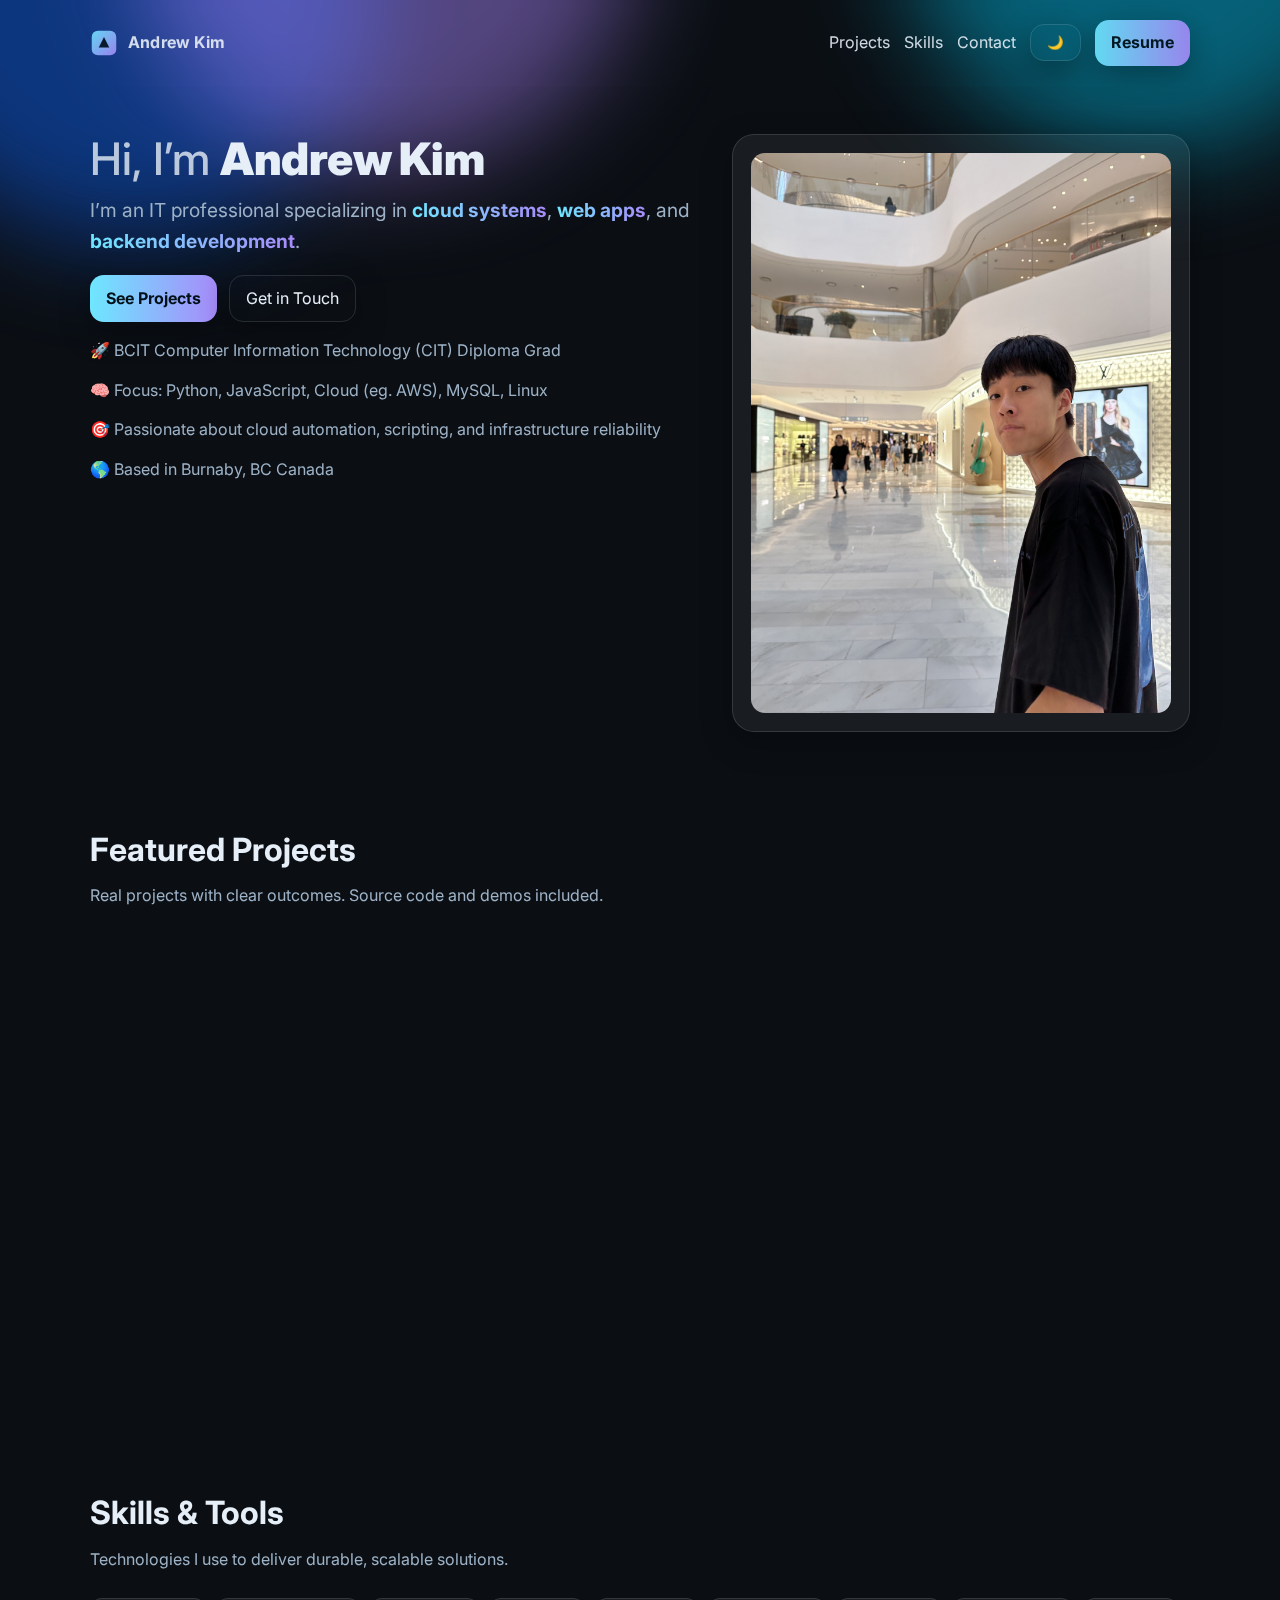
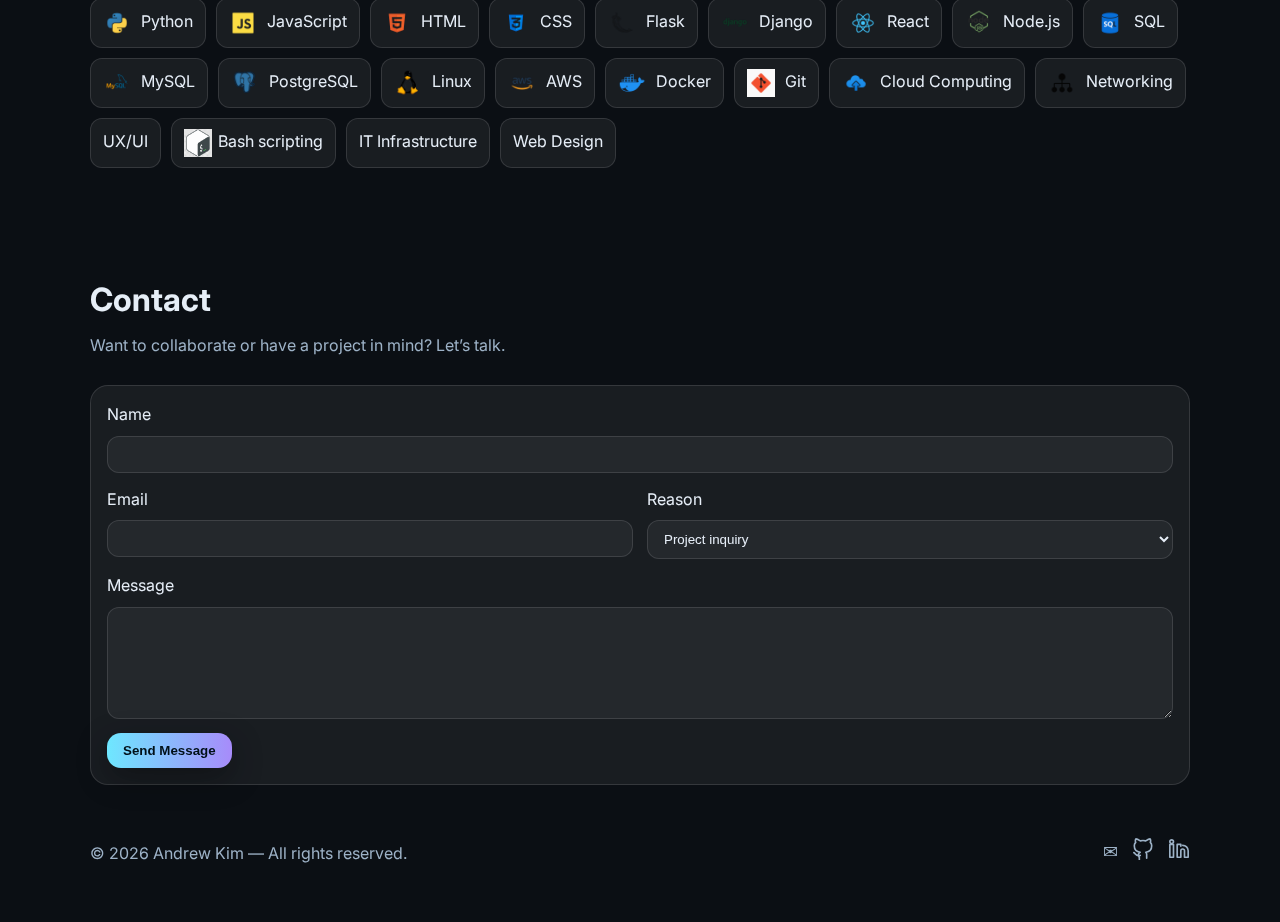
<file: index.html>
<!DOCTYPE html>
<html lang="en">
<head>
  <meta charset="UTF-8" />
  <meta name="viewport" content="width=device-width, initial-scale=1" />
  <title>Hakeon (Andrew) Kim — Portfolio</title>
  <meta name="description" content="Portfolio of Hakeon (Andrew) Kim — Cloud & Infrastructure Developer from BCIT.">
  <link rel="preconnect" href="https://fonts.googleapis.com">
  <link rel="preconnect" href="https://fonts.gstatic.com" crossorigin>
  <link href="https://fonts.googleapis.com/css2?family=Inter:wght@300;400;500;600;700;900&display=swap" rel="stylesheet">
  <link rel="stylesheet" href="styles.css" />
  <link rel="icon" href="assets/icons/favicon.svg" type="image/svg+xml" />
  <script defer src="script.js"></script>
</head>

<body>
  <!-- Animated gradient backdrop -->
  <div class="backdrop" aria-hidden="true">
    <div class="blob b1"></div>
    <div class="blob b2"></div>
    <div class="blob b3"></div>
  </div>

  <header class="container nav">
    <a class="brand" href="#home">
      <img src="assets/icons/logo.svg" alt="Logo" width="28" height="28" />
      <span>Andrew Kim</span>
    </a>
    <nav>
      <a href="#projects">Projects</a>
      <a href="#skills">Skills</a>
      <a href="#contact">Contact</a>
      <button class="btn ghost" id="themeToggle" aria-label="Toggle dark mode">◐</button>
      <a class="btn primary" href="assets/Resume.pdf" download>Resume</a>
    </nav>
  </header>

  <main id="home" class="container">
    <!-- HERO -->
    <section class="hero">
      <div class="hero-text">
        <h1><span class="hi">Hi, I’m</span> <span class="name">Andrew Kim</span></h1>
        <p class="subtitle">I’m an IT professional specializing in <span class="highlight">cloud systems</span>, <span class="highlight">web apps</span>, and <span class="highlight">backend development</span>.</p>
        <div class="cta">
          <a class="btn primary" href="#projects">See Projects</a>
          <a class="btn ghost" href="#contact">Get in Touch</a>
        </div>
        <ul class="quick-facts">
          <li>🚀 BCIT Computer Information Technology (CIT) Diploma Grad</li>
          <li>🧠 Focus: Python, JavaScript, Cloud (eg. AWS), MySQL, Linux</li>
          <li>🎯 Passionate about cloud automation, scripting, and infrastructure reliability</li>
          <li>🌎 Based in Burnaby, BC Canada</li>
        </ul>
      </div>
      <div class="hero-art" aria-hidden="true">
        <div class="card-3d tilt">
          <img src="assets/images/thumbnail_IMG_2895.jpg" alt="App preview mockup">
        </div>
      </div>
    </section>

    <!-- PROJECTS -->
    <section id="projects" class="section">
      <div class="section-header">
        <h2>Featured Projects</h2>
        <p>Real projects with clear outcomes. Source code and demos included.</p>
      </div>

      <div class="grid projects">
        <!-- Project 1: Dice Game -->
        <article class="card project reveal">
          <img src="assets/images/GettyImages-81896744_kfaikl.jpg" alt="Dice Game preview">

          <div class="card-body">
            <h3>Dice Game Simulator</h3>

            <p>Interactive web-based dice game built with JavaScript for BCIT’s COMP 2132 course. Implements randomization, DOM updates, and event-driven logic.</p>

            <ul class="tags">
              <li>JavaScript</li>
              <li>HTML</li>
              <li>CSS</li>
            </ul>

            <div class="actions">

              <!-- Local demo (your folder) -->
              <a class="btn small primary"
                href="2023DiceprojectCOMP2132-main/index.html"
                target="_blank" rel="noopener">
                Live Demo
              </a>


              <!-- GitHub repo -->
              <a class="btn small ghost"
                href="https://github.com/andrewkim0430/2023DiceprojectCOMP2132"
                target="_blank" rel="noopener">
                GitHub
              </a>

            </div>
          </div>
        </article>

      </div>
    </section>

<!-- SKILLS -->
<section id="skills" class="section">
  <div class="section-header">
    <h2>Skills & Tools</h2>
    <p>Technologies I use to deliver durable, scalable solutions.</p>
  </div>

  <ul class="chips">
    <li><img src="assets/images/python logo Image 2025년 11월 13일 오후 03_22_11.png" class="skill-icon"> Python</li>
    <li><img src="assets/images/jslogo Image 2025년 11월 13일 오후 04_26_47.png" class="skill-icon"> JavaScript</li>
    <li><img src="assets/images/html logo Image 2025년 11월 13일 오후 04_34_50.png" class="skill-icon"> HTML</li>
    <li><img src="assets/images/Css Image 2025년 11월 13일 오후 04_38_36.png" class="skill-icon"> CSS</li>

    <li><img src="assets/images/Flask Image 2025년 11월 13일 오후 04_40_58.png" class="skill-icon"> Flask</li>
    <li><img src="assets/images/django logo Image 2025년 11월 13일 오후 04_48_42.png" class="skill-icon"> Django</li>
    <li><img src="assets/images/react ChatGPT Image 2025년 11월 13일 오후 04_53_46.png" class="skill-icon"> React</li>
    <li><img src="assets/images/node ChatGPT Image 2025년 11월 13일 오후 04_56_18.png" class="skill-icon"> Node.js</li>

    <li><img src="assets/images/sql ChatGPT Image 2025년 11월 13일 오후 04_58_45.png" class="skill-icon"> SQL</li>
    <li><img src="assets/images/mysql ChatGPT Image 2025년 11월 13일 오후 05_03_34.png" class="skill-icon"> MySQL</li>
    <li><img src="assets/images/postgreglChatGPT Image 2025년 11월 13일 오후 05_13_04.png" class="skill-icon"> PostgreSQL</li>

    <li><img src="assets/images/linux ChatGPT Image 2025년 11월 13일 오후 05_17_13.png" class="skill-icon"> Linux</li>
    <li><img src="assets/images/aws ChatGPT Image 2025년 11월 13일 오후 05_19_29.png" class="skill-icon"> AWS</li>
    <li><img src="assets/images/docker ChatGPT Image 2025년 11월 13일 오후 05_22_14.png" class="skill-icon"> Docker</li>

    <li><img src="assets/images/git Image 2025년 11월 13일 오후 05_24_42.png" class="skill-icon"> Git</li>
    <li><img src="assets/images/cloud ChatGPT Image 2025년 11월 13일 오후 05_27_12.png" class="skill-icon"> Cloud Computing</li>
    <li><img src="assets/images/networking ChatGPT Image 2025년 11월 13일 오후 05_35_33.png" class="skill-icon"> Networking</li>
    <li>UX/UI</li>
    <li><img src="assets/images/imgbin-bash-shell-script-bourne-shell-scripting-language-unix-shell-shell-fUrS4S9DX6YmSQwDf8M6maQjr.jpg" class="skill-icon">Bash scripting</li>
    <li>IT Infrastructure</li>
    <li>Web Design</li>
  </ul>
</section>


    <!-- CONTACT -->
    <section id="contact" class="section">
      <div class="section-header">
        <h2>Contact</h2>
        <p>Want to collaborate or have a project in mind? Let’s talk.</p>
      </div>
      <form class="contact" action="https://formsubmit.co/hakeon0417@gmail.com" method="POST">
        <div class="field">
          <label for="name">Name</label>
          <input id="name" name="name" type="text" required />
        </div>
        <div class="field half">
          <label for="email">Email</label>
          <input id="email" name="email" type="email" required />
        </div>
        <div class="field half">
          <label for="reason">Reason</label>
          <select id="reason" name="reason">
            <option>Project inquiry</option>
            <option>Collaboration</option>
            <option>Other</option>
          </select>
        </div>
        <div class="field">
          <label for="message">Message</label>
          <textarea id="message" name="message" rows="6" required></textarea>
        </div>
        <div class="form-actions">
          <button class="btn primary" type="submit">Send Message</button>
          <span id="formStatus" role="status" aria-live="polite"></span>
        </div>
      </form>
    </section>
  </main>

  <footer class="container footer">
    <p>© <span id="year"></span> Andrew Kim — All rights reserved.</p>
    <div class="socials">
      <a href="mailto:hakeon0417@gmail.com" aria-label="Email">✉</a>
      </a>
      <a href="https://github.com/andrewkim0430" aria-label="GitHub" target="_blank">
        <svg width="22" height="22" viewBox="0 0 24 24" fill="none" 
             stroke="currentColor" stroke-width="1.8" stroke-linecap="round" 
             stroke-linejoin="round">
          <path d="M9 19c-5 1.5-5-2.5-7-3m14 6v-3.87a3.37 3.37 0 
                   0 0-.94-2.61c3.14-.35 6.44-1.54 
                   6.44-7A5.44 5.44 0 0 0 20 
                   4.77a5.07 5.07 0 0 0-.09-3.73S18.73.69 
                   15 3.08a13.38 13.38 0 0 0-6 
                   0C5.27.69 4.09 1.04 4.09 
                   1.04A5.07 5.07 0 0 0 4 
                   4.77a5.44 5.44 0 0 0-1.5 
                   3.76c0 5.42 3.3 6.61 6.44 
                   7A3.37 3.37 0 0 0 8 
                   21.13V24"/>
        </svg>
      </a>

      <a href="https://www.linkedin.com/in/andrew-kim-002a25226/" aria-label="LinkedIn" target="_blank">
        <svg width="22" height="22" viewBox="0 0 24 24" fill="none" stroke="currentColor" stroke-width="1.8" stroke-linecap="round" stroke-linejoin="round">
          <path d="M16 8a6 6 0 0 1 6 6v7h-4v-7a2 2 0 0 0-2-2 2 2 0 0 0-2 2v7h-4v-14h4v2m-8 12h-4v-14h4v14z"/>
          <circle cx="4" cy="4" r="2"/>
        </svg>
      </a>


    </div>
  </footer>
</body>
</html>
</file>
<file: styles.css>
/* Modern, responsive portfolio styles */
:root{
  --bg: #0b0f14;
  --fg: #e6eef7;
  --muted: #9db2c7;
  --primary: #6ee7ff;
  --card: rgba(255,255,255,0.06);
  --border: rgba(255,255,255,0.12);
  --shadow: 0 10px 30px rgba(0,0,0,0.35);
}
:root.light{
  --bg: #f7fbff;
  --fg: #111827;
  --muted: #4b5563;
  --primary: #2563eb;
  --card: rgba(0,0,0,0.04);
  --border: rgba(0,0,0,0.08);
  --shadow: 0 10px 30px rgba(0,0,0,0.10);
}
*{box-sizing:border-box}
html,body{height:100%}
body{
  margin:0; font-family:Inter,system-ui,Segoe UI,Roboto,Helvetica,Arial,sans-serif;
  background:var(--bg); color:var(--fg); line-height:1.6; overflow-x:hidden;
}
.container{width:min(1100px, 92vw); margin-inline:auto}
.nav{display:flex; align-items:center; justify-content:space-between; padding:20px 0; position:sticky; top:0; backdrop-filter: blur(8px); z-index:10}
.nav nav{display:flex; gap:14px; align-items:center}
.nav a{color:var(--fg); text-decoration:none; opacity:.9}
.nav a:hover{opacity:1}
.brand{display:flex; gap:10px; align-items:center; font-weight:700; letter-spacing:.2px}
.btn{
  display:inline-flex; align-items:center; justify-content:center; gap:8px;
  border-radius:14px; padding:10px 16px; border:1px solid var(--border); text-decoration:none;
  color:var(--fg); box-shadow:var(--shadow); transition:transform .15s ease, opacity .2s ease, background .2s ease;
}
.btn:hover{transform:translateY(-1px)}
.btn.primary{background:linear-gradient(90deg,var(--primary),#a78bfa); color:#001018; font-weight:700; border:0}
.btn.ghost{background:transparent}
.btn.small{padding:8px 12px; font-size:.9rem; border-radius:10px}

.backdrop{position:fixed; inset:-20vh -10vw auto -10vw; height:60vh; z-index:-1; filter: blur(50px) saturate(140%)}
.blob{position:absolute; width:40vw; height:40vw; border-radius:50%; opacity:.45; mix-blend:screen}
.blob.b1{left:0; top:-10vh; background:#2563eb; animation:float 12s ease-in-out infinite}
.blob.b2{right:0; top:-20vh; background:#06b6d4; animation:float 16s ease-in-out infinite reverse}
.blob.b3{left:20vw; top:-18vh; background:#a78bfa; animation:float 20s ease-in-out infinite}
@keyframes float{0%,100%{transform:translateY(0)}50%{transform:translateY(30px)}}

.hero{display:grid; grid-template-columns:1.2fr .8fr; gap:38px; padding:48px 0 20px}
.hero h1{font-size:clamp(2.2rem, 3.5vw, 3.6rem); line-height:1.15; margin:0 0 10px}
.hi{opacity:.8; font-weight:500}
.name{font-weight:900; letter-spacing:-.5px}
.subtitle{font-size:1.2rem; color:var(--muted); margin:0 0 18px}
.highlight{background:linear-gradient(90deg,var(--primary),#a78bfa); -webkit-background-clip:text; background-clip:text; color:transparent; font-weight:700}
.cta{display:flex; gap:12px; margin:18px 0 14px}
.quick-facts{display:flex; flex-wrap:wrap; gap:14px; padding:0; margin:16px 0 0; list-style:none; color:var(--muted)}
.hero-art{display:grid; place-items:center}
.card-3d{background:var(--card); border:1px solid var(--border); border-radius:22px; padding:18px; transform-style:preserve-3d; perspective:1000px; box-shadow:var(--shadow)}
.card-3d img{display:block; width:min(420px, 70vw); border-radius:14px}

.section{padding:72px 0 18px}
.section-header h2{font-size:clamp(1.6rem, 2.5vw, 2.2rem); margin:0 0 8px}
.section-header p{color:var(--muted); margin:0 0 26px}
.grid.projects{display:grid; grid-template-columns:repeat(3,1fr); gap:18px}
.card.project{background:var(--card); border:1px solid var(--border); border-radius:18px; overflow:hidden; display:flex; flex-direction:column; transition:transform .2s ease, box-shadow .2s ease}
.card.project:hover{transform:translateY(-4px); box-shadow:0 15px 45px rgba(0,0,0,.35)}
.card.project img{width:100%; height:190px; object-fit:cover; background:#0b2236}
.card-body{padding:16px}
.card-body h3{margin:0 0 6px}
.card-body p{margin:0 0 12px; color:var(--muted)}
.tags{display:flex; flex-wrap:wrap; gap:8px; padding:0; margin:0 0 12px; list-style:none}
.tags li{padding:6px 10px; border-radius:999px; border:1px solid var(--border); background:rgba(255,255,255,.04); font-size:.85rem}
.actions{display:flex; gap:8px}

.chips{display:flex; flex-wrap:wrap; gap:10px; padding:0; list-style:none}
.chips li{border:1px solid var(--border); background:var(--card); padding:10px 12px; border-radius:12px}

.timeline{list-style:none; padding:0; margin:0; border-left:2px dashed var(--border)}
.timeline li{display:grid; grid-template-columns:150px 1fr; column-gap:18px; padding:0 0 26px; margin:0 0 26px 18px; position:relative}
.timeline li::before{content:""; position:absolute; left:-10px; top:6px; width:12px; height:12px; border-radius:50%; background:linear-gradient(90deg,var(--primary),#a78bfa); box-shadow:0 0 0 4px rgba(255,255,255,.06)}
.timeline .time{color:var(--muted); font-weight:600}
.timeline .entry h3{margin:0 0 6px}
.timeline .entry p{margin:0; color:var(--muted)}

.contact{display:grid; grid-template-columns:1fr 1fr; gap:14px; background:var(--card); border:1px solid var(--border); border-radius:18px; padding:16px}
.contact .field{display:flex; flex-direction:column; gap:8px}
.contact .field.half{grid-column:span 1}
.contact .field:not(.half){grid-column:span 2}
.contact input, .contact select, .contact textarea{
  background:#0000; border:1px solid var(--border); border-radius:12px; padding:10px 12px; color:var(--fg)
}
.contact textarea{resize:vertical}
.form-actions{grid-column:span 2; display:flex; align-items:center; gap:12px}
#formStatus{color:var(--muted)}

.footer{display:flex; align-items:center; justify-content:space-between; padding:22px 0 40px; color:var(--muted)}
.footer .socials{display:flex; gap:14px}
.footer .socials a{color:inherit; text-decoration:none; font-size:18px}

.reveal{opacity:0; transform:translateY(10px); transition: all .6s ease}
.reveal.visible{opacity:1; transform:none}

/* Responsive */
@media (max-width: 950px){
  .hero{grid-template-columns:1fr; padding-top:28px}
  .grid.projects{grid-template-columns:1fr 1fr}
}
@media (max-width: 640px){
  nav a:not(.btn){display:none}
  .grid.projects{grid-template-columns:1fr}
  .timeline{border:0}
  .timeline li{grid-template-columns:1fr; margin-left:0}
  .contact{grid-template-columns:1fr}
  .form-actions{grid-column:span 1}
}

/* Fix input and select field visibility in dark mode */
:root {
  --input-bg-dark: rgba(255, 255, 255, 0.05);
  --input-bg-light: rgba(0, 0, 0, 0.03);
}

/* Dark mode fields */
body:not(.light) input,
body:not(.light) select,
body:not(.light) textarea {
  background-color: var(--input-bg-dark);
  color: var(--fg);
  border: 1px solid var(--border);
}

/* Light mode fields */
body.light input,
body.light select,
body.light textarea {
  background-color: var(--input-bg-light);
  color: var(--fg);
  border: 1px solid var(--border);
}

/* Dropdown fix (force visible options) */
select option {
  background-color: var(--bg);
  color: var(--fg);
}

/* On focus: add subtle glow */
input:focus,
select:focus,
textarea:focus {
  outline: none;
  border-color: var(--primary);
  box-shadow: 0 0 5px var(--primary);
}

/* Consistent input styling across dark & light mode */
.contact input,
.contact select,
.contact textarea {
  background: rgba(255, 255, 255, 0.06); /* translucent neutral background */
  border: 1px solid rgba(255, 255, 255, 0.15);
  color: var(--fg);
  border-radius: 12px;
  padding: 10px 12px;
  transition: background 0.2s ease, border-color 0.2s ease;
}

.contact input::placeholder,
.contact textarea::placeholder {
  color: rgba(255, 255, 255, 0.4);
}

/* Ensure dropdown options are readable */
.contact select option {
  background-color: #0f172a;  /* dark neutral dropdown list */
  color: #e5e7eb;
}

/* Focused state (nice glow highlight) */
.contact input:focus,
.contact select:focus,
.contact textarea:focus {
  outline: none;
  border-color: var(--primary);
  background: rgba(255, 255, 255, 0.1);
  box-shadow: 0 0 6px var(--primary);
}

/* Keep same look for light theme */
body.light .contact input,
body.light .contact select,
body.light .contact textarea {
  background: rgba(0, 0, 0, 0.05);
  border: 1px solid rgba(0, 0, 0, 0.15);
  color: var(--fg);
}

body.light .contact select option {
  background-color: #f3f4f6;
  color: #111827;
}

/* --- Fix dropdown option colors in light mode --- */
body.light select option,
body.light select optgroup {
  background: #f5f5f5;      /* light popup background */
  color: #050505;           /* dark readable text */
}

/* Dark mode popup stays dark */
body:not(.light) select option,
body:not(.light) select optgroup {
  background: #1e293b;      /* dark neutral */
  color: #e2e8f0;           /* light readable text */
}

.skill-icon {
  width: 28px;
  height: 28px;
  object-fit: contain;
  margin-right: 6px;
  vertical-align: middle;
}

.footer .socials img {
  width: 26px;
  height: 26px;
  opacity: 0.75;
  transition: opacity .2s ease, transform .2s ease;
}

.footer .socials img:hover {
  opacity: 1;
  transform: translateY(-2px);
}
</file>
